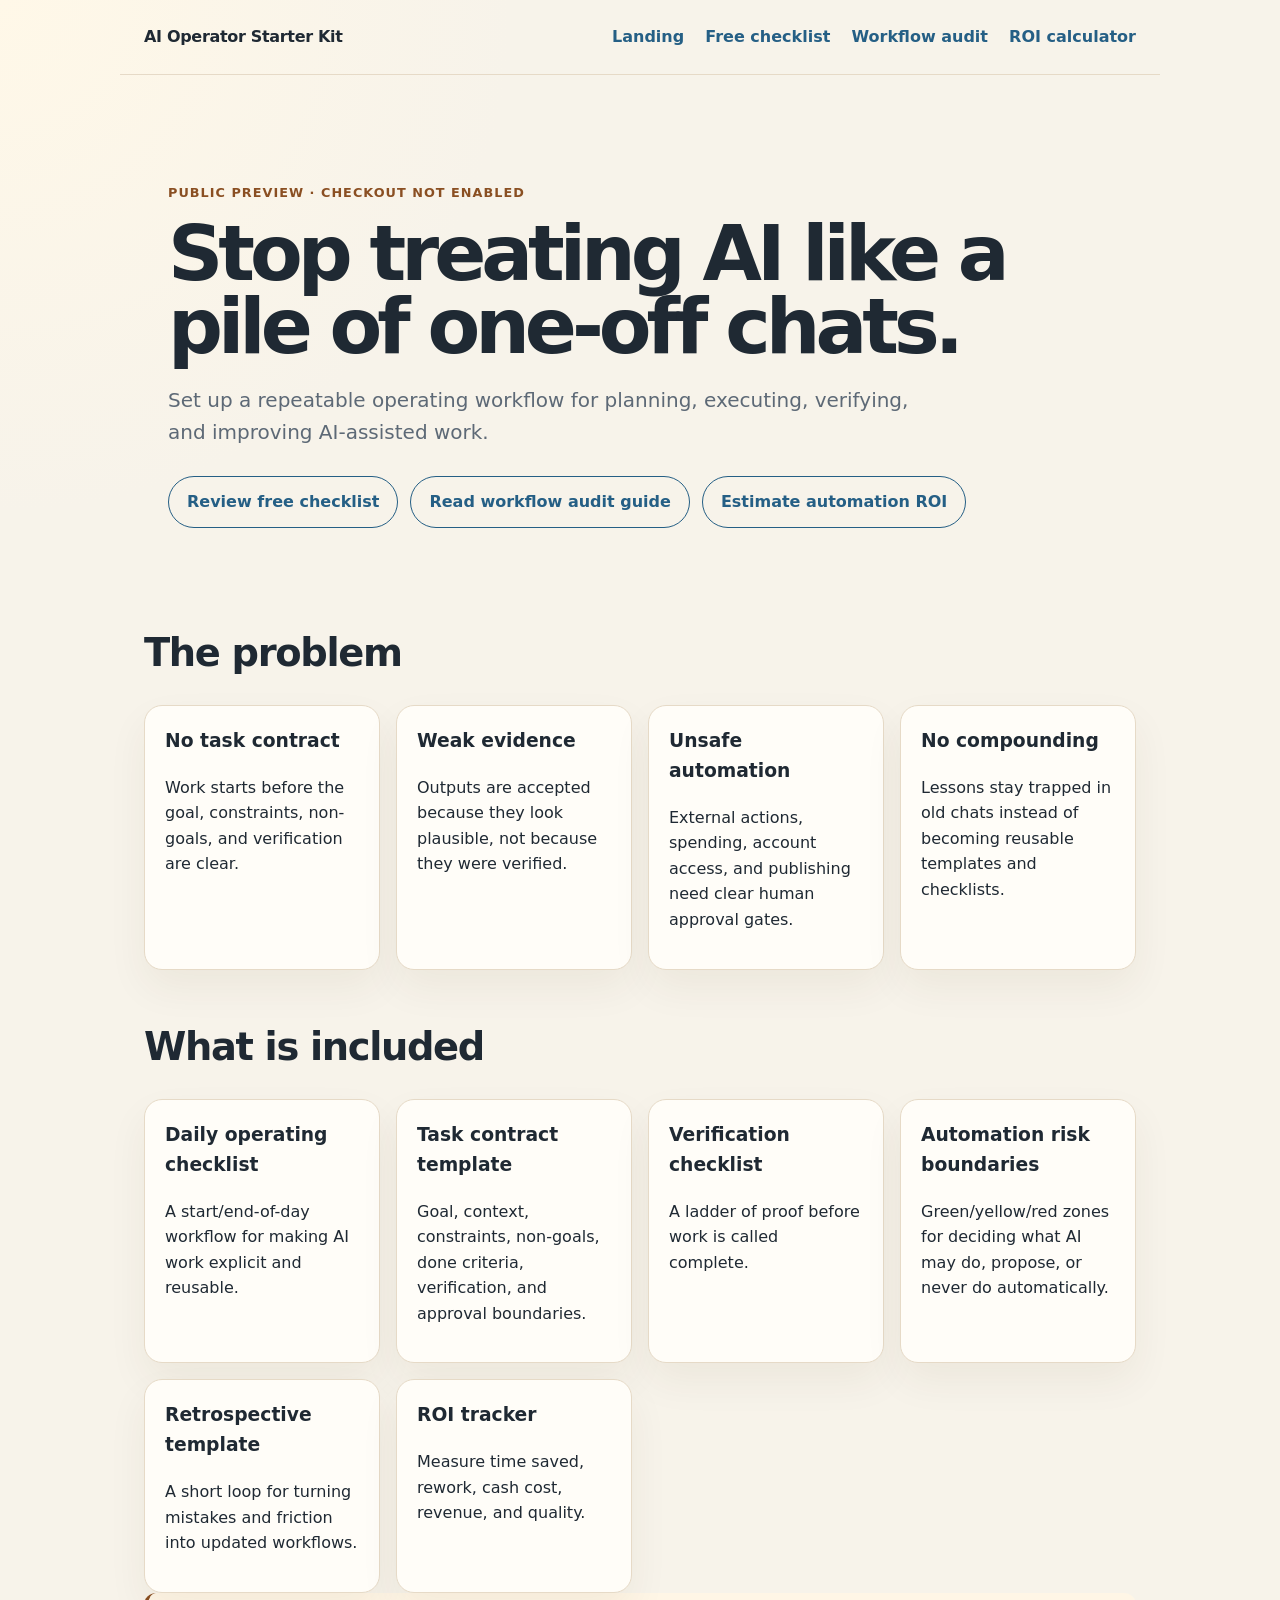
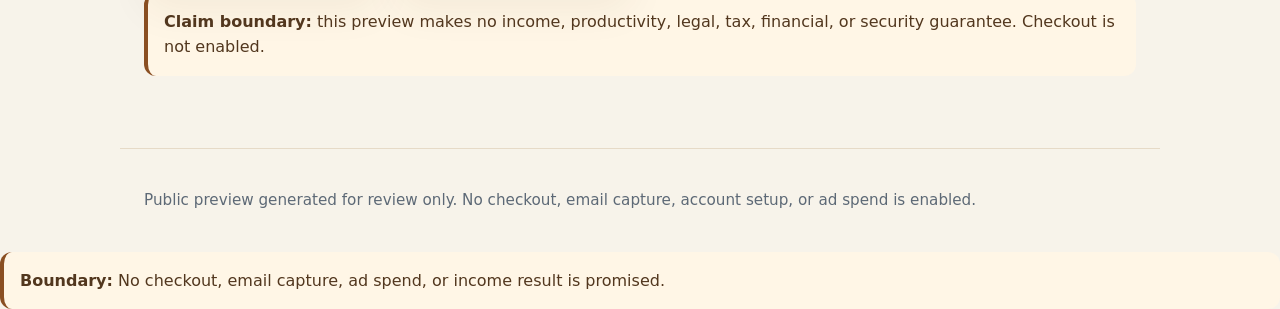
<file: index.html>
<!doctype html>
<html lang="en">
<head>
  <meta charset="utf-8">
  <meta name="viewport" content="width=device-width, initial-scale=1">
  <title>AI Operator Starter Kit — Public Preview</title>
  <meta name="description" content="A practical Markdown kit for planning, verifying, and improving AI-assisted work.">
  <link rel="icon" href="favicon.svg" type="image/svg+xml">
  <link rel="stylesheet" href="styles.css">
  <link rel="canonical" href="https://yangshu2087.github.io/five-dollar-engine-public-preview/">
  <meta property="og:title" content="AI Operator Starter Kit — Public Preview">
  <meta property="og:description" content="A practical checklist-led kit for planning, verifying, and improving AI-assisted work.">
  <meta property="og:type" content="website">
  <meta property="og:url" content="https://yangshu2087.github.io/five-dollar-engine-public-preview/">
  <meta property="og:image" content="https://yangshu2087.github.io/five-dollar-engine-public-preview/assets/social-card-1200x630.png">
  <meta name="twitter:card" content="summary_large_image">
  <meta name="twitter:title" content="AI Operator Starter Kit — Public Preview">
  <meta name="twitter:description" content="A practical checklist-led kit for planning, verifying, and improving AI-assisted work.">
  <meta name="twitter:image" content="https://yangshu2087.github.io/five-dollar-engine-public-preview/assets/social-card-1200x630.png">
</head>
<body>
  <header class="nav">
    <strong>AI Operator Starter Kit</strong>
    <nav aria-label="Preview navigation">
      <a href="index.html">Landing</a>
      <a href="free-checklist.html">Free checklist</a>
      <a href="workflow-audit.html">Workflow audit</a>
      <a href="roi-calculator.html">ROI calculator</a>
    </nav>
  </header>

  <main>
    <section class="hero">
      <p class="eyebrow">Public preview · checkout not enabled</p>
      <h1>Stop treating AI like a pile of one-off chats.</h1>
      <p class="lede">Set up a repeatable operating workflow for planning, executing, verifying, and improving AI-assisted work.</p>
      <div class="cta-row">
        <a class="button secondary" href="free-checklist.html">Review free checklist</a>
        <a class="button secondary" href="workflow-audit.html">Read workflow audit guide</a>
        <a class="button secondary" href="roi-calculator.html">Estimate automation ROI</a>
      </div>
    </section>

    <section>
      <h2>The problem</h2>
      <div class="grid">
        <article class="card"><h3>No task contract</h3><p>Work starts before the goal, constraints, non-goals, and verification are clear.</p></article>
        <article class="card"><h3>Weak evidence</h3><p>Outputs are accepted because they look plausible, not because they were verified.</p></article>
        <article class="card"><h3>Unsafe automation</h3><p>External actions, spending, account access, and publishing need clear human approval gates.</p></article>
        <article class="card"><h3>No compounding</h3><p>Lessons stay trapped in old chats instead of becoming reusable templates and checklists.</p></article>
      </div>
    </section>

    <section>
      <h2>What is included</h2>
      <div class="grid">
        <article class="card"><h3>Daily operating checklist</h3><p>A start/end-of-day workflow for making AI work explicit and reusable.</p></article>
        <article class="card"><h3>Task contract template</h3><p>Goal, context, constraints, non-goals, done criteria, verification, and approval boundaries.</p></article>
        <article class="card"><h3>Verification checklist</h3><p>A ladder of proof before work is called complete.</p></article>
        <article class="card"><h3>Automation risk boundaries</h3><p>Green/yellow/red zones for deciding what AI may do, propose, or never do automatically.</p></article>
        <article class="card"><h3>Retrospective template</h3><p>A short loop for turning mistakes and friction into updated workflows.</p></article>
        <article class="card"><h3>ROI tracker</h3><p>Measure time saved, rework, cash cost, revenue, and quality.</p></article>
      </div>
    </section>

    <section class="notice">
      <strong>Claim boundary:</strong> this preview makes no income, productivity, legal, tax, financial, or security guarantee. Checkout is not enabled.
    </section>
  </main>

  <footer>
    <p>Public preview generated for review only. No checkout, email capture, account setup, or ad spend is enabled.</p>
  </footer>
<section class="notice"><strong>Boundary:</strong> No checkout, email capture, ad spend, or income result is promised.</section>
</body>
</html>
</file>
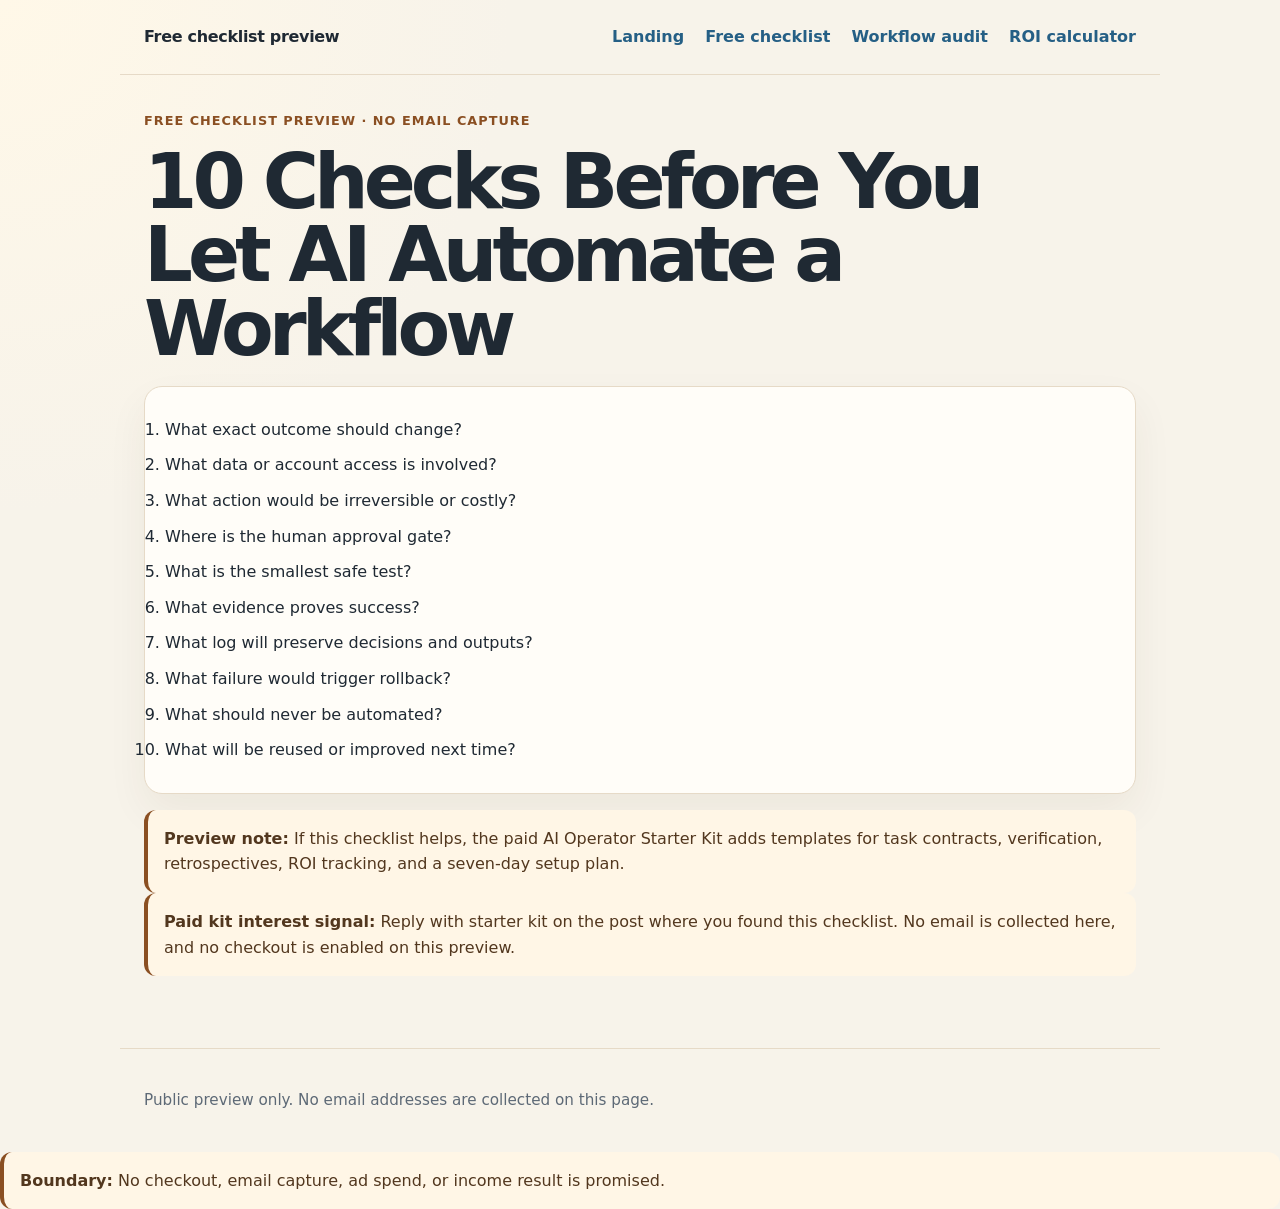
<file: free-checklist.html>
<!doctype html>
<html lang="en">
<head>
  <meta charset="utf-8">
  <meta name="viewport" content="width=device-width, initial-scale=1">
  <title>10 Checks Before You Let AI Automate a Workflow</title>
  <meta name="description" content="Free checklist preview for safe AI automation boundaries.">
  <link rel="icon" href="favicon.svg" type="image/svg+xml">
  <link rel="stylesheet" href="styles.css">
  <link rel="canonical" href="https://yangshu2087.github.io/five-dollar-engine-public-preview/free-checklist.html">
  <meta property="og:title" content="10 Checks Before You Let AI Automate a Workflow">
  <meta property="og:description" content="A free public-preview checklist for safer AI workflow automation boundaries.">
  <meta property="og:type" content="website">
  <meta property="og:url" content="https://yangshu2087.github.io/five-dollar-engine-public-preview/free-checklist.html">
  <meta property="og:image" content="https://yangshu2087.github.io/five-dollar-engine-public-preview/assets/social-card-1200x630.png">
  <meta name="twitter:card" content="summary_large_image">
  <meta name="twitter:title" content="10 Checks Before You Let AI Automate a Workflow">
  <meta name="twitter:description" content="A free public-preview checklist for safer AI workflow automation boundaries.">
  <meta name="twitter:image" content="https://yangshu2087.github.io/five-dollar-engine-public-preview/assets/social-card-1200x630.png">
</head>
<body>
  <header class="nav">
    <strong>Free checklist preview</strong>
    <nav aria-label="Preview navigation">
      <a href="index.html">Landing</a>
      <a href="free-checklist.html">Free checklist</a>
      <a href="workflow-audit.html">Workflow audit</a>
      <a href="roi-calculator.html">ROI calculator</a>
    </nav>
  </header>

  <main>
    <p class="eyebrow">Free checklist preview · no email capture</p>
    <h1>10 Checks Before You Let AI Automate a Workflow</h1>
    <ol class="checklist card">
      <li>What exact outcome should change?</li>
      <li>What data or account access is involved?</li>
      <li>What action would be irreversible or costly?</li>
      <li>Where is the human approval gate?</li>
      <li>What is the smallest safe test?</li>
      <li>What evidence proves success?</li>
      <li>What log will preserve decisions and outputs?</li>
      <li>What failure would trigger rollback?</li>
      <li>What should never be automated?</li>
      <li>What will be reused or improved next time?</li>
    </ol>
    <section class="notice">
      <strong>Preview note:</strong> If this checklist helps, the paid AI Operator Starter Kit adds templates for task contracts, verification, retrospectives, ROI tracking, and a seven-day setup plan.
    </section>
      <section class="notice interest-signal"><strong>Paid kit interest signal:</strong> Reply with starter kit on the post where you found this checklist. No email is collected here, and no checkout is enabled on this preview.</section>
  </main>

  <footer>
    <p>Public preview only. No email addresses are collected on this page.</p>
  </footer>
<section class="notice"><strong>Boundary:</strong> No checkout, email capture, ad spend, or income result is promised.</section>
</body>
</html>
</file>
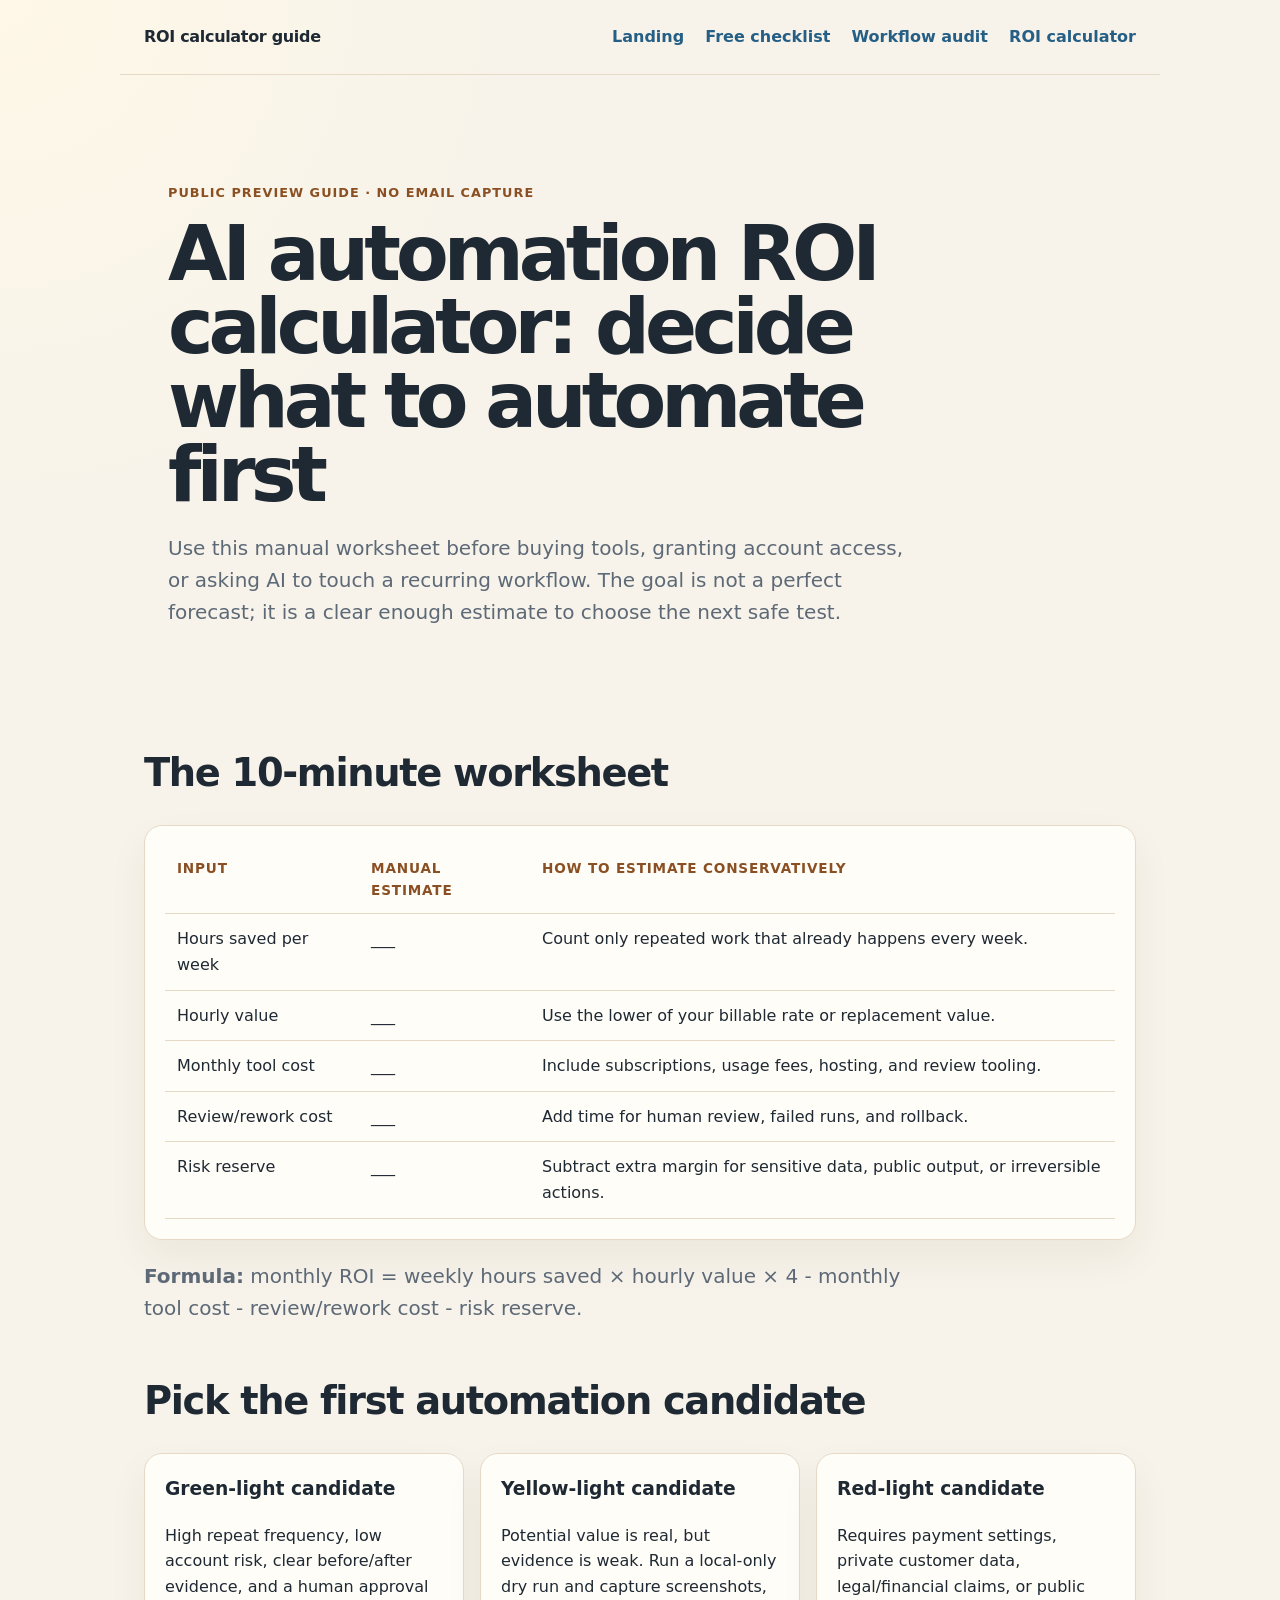
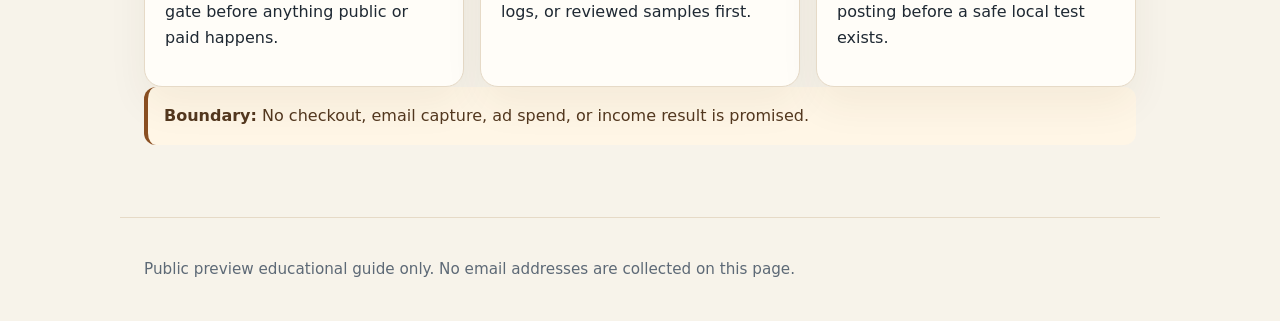
<file: roi-calculator.html>
<!doctype html>
<html lang="en">
<head>
  <meta charset="utf-8">
  <meta name="viewport" content="width=device-width, initial-scale=1">
  <title>AI Automation ROI Calculator — Public Preview Guide</title>
  <meta name="description" content="A manual worksheet for deciding which AI workflow is worth automating first, before spending money or granting risky access.">
  <link rel="icon" href="favicon.svg" type="image/svg+xml">
  <link rel="stylesheet" href="styles.css">
</head>
<body>
  <header class="nav">
    <strong>ROI calculator guide</strong>
    <nav aria-label="Preview navigation">
      <a href="index.html">Landing</a>
      <a href="free-checklist.html">Free checklist</a>
      <a href="workflow-audit.html">Workflow audit</a>
      <a href="roi-calculator.html">ROI calculator</a>
    </nav>
  </header>

  <main>
    <section class="hero">
      <p class="eyebrow">Public preview guide · no email capture</p>
      <h1>AI automation ROI calculator: decide what to automate first</h1>
      <p class="lede">Use this manual worksheet before buying tools, granting account access, or asking AI to touch a recurring workflow. The goal is not a perfect forecast; it is a clear enough estimate to choose the next safe test.</p>
    </section>

    <section>
      <h2>The 10-minute worksheet</h2>
      <div class="table-wrap card">
        <table class="worksheet-table">
          <thead>
            <tr>
              <th>Input</th>
              <th>Manual estimate</th>
              <th>How to estimate conservatively</th>
            </tr>
          </thead>
          <tbody>
            <tr>
              <td>Hours saved per week</td>
              <td>___</td>
              <td>Count only repeated work that already happens every week.</td>
            </tr>
            <tr>
              <td>Hourly value</td>
              <td>___</td>
              <td>Use the lower of your billable rate or replacement value.</td>
            </tr>
            <tr>
              <td>Monthly tool cost</td>
              <td>___</td>
              <td>Include subscriptions, usage fees, hosting, and review tooling.</td>
            </tr>
            <tr>
              <td>Review/rework cost</td>
              <td>___</td>
              <td>Add time for human review, failed runs, and rollback.</td>
            </tr>
            <tr>
              <td>Risk reserve</td>
              <td>___</td>
              <td>Subtract extra margin for sensitive data, public output, or irreversible actions.</td>
            </tr>
          </tbody>
        </table>
      </div>
      <p class="lede"><strong>Formula:</strong> monthly ROI = weekly hours saved × hourly value × 4 - monthly tool cost - review/rework cost - risk reserve.</p>
    </section>

    <section>
      <h2>Pick the first automation candidate</h2>
      <div class="grid">
        <article class="card">
          <h3>Green-light candidate</h3>
          <p>High repeat frequency, low account risk, clear before/after evidence, and a human approval gate before anything public or paid happens.</p>
        </article>
        <article class="card">
          <h3>Yellow-light candidate</h3>
          <p>Potential value is real, but evidence is weak. Run a local-only dry run and capture screenshots, logs, or reviewed samples first.</p>
        </article>
        <article class="card">
          <h3>Red-light candidate</h3>
          <p>Requires payment settings, private customer data, legal/financial claims, or public posting before a safe local test exists.</p>
        </article>
      </div>
    </section>

    <section class="notice">
      <strong>Boundary:</strong> No checkout, email capture, ad spend, or income result is promised.
    </section>
  </main>

  <footer>
    <p>Public preview educational guide only. No email addresses are collected on this page.</p>
  </footer>
</body>
</html>
</file>
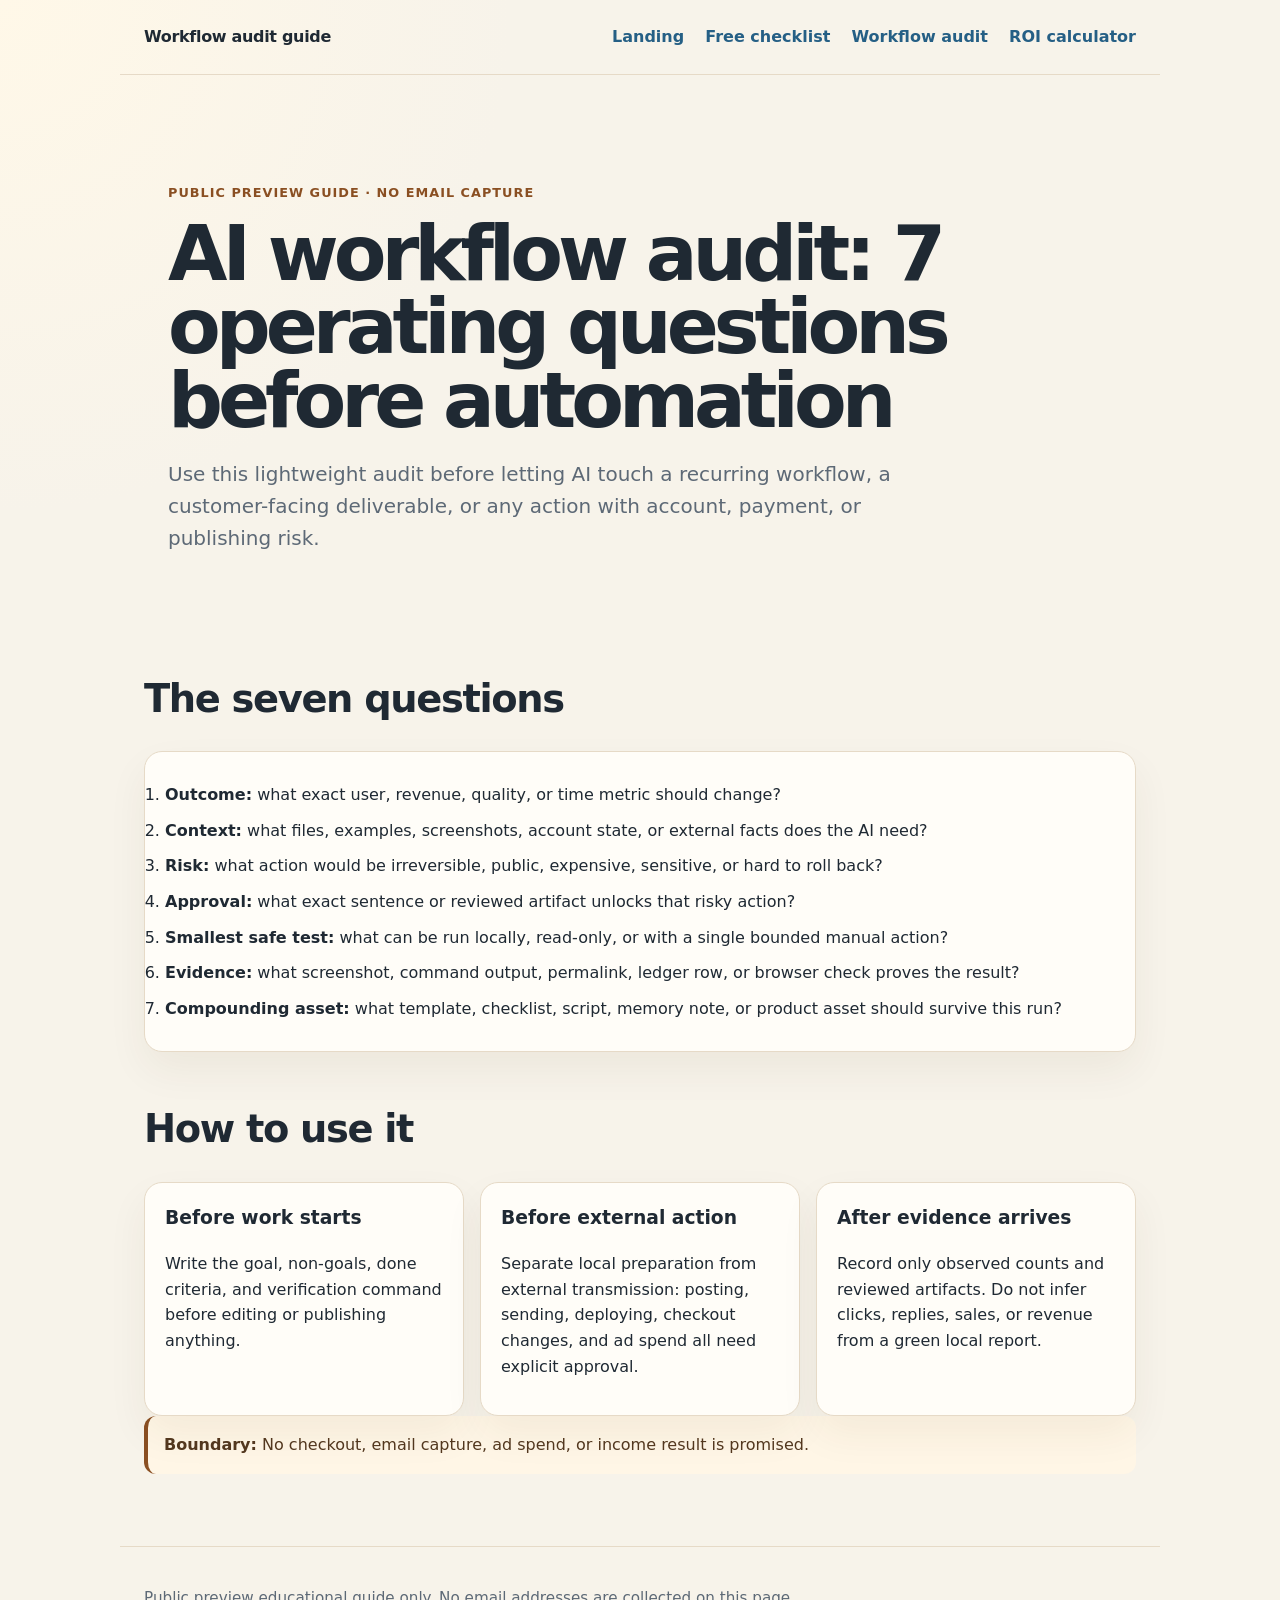
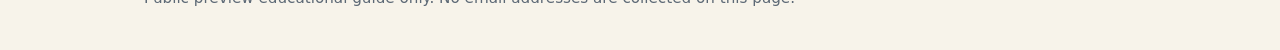
<file: workflow-audit.html>
<!doctype html>
<html lang="en">
<head>
  <meta charset="utf-8">
  <meta name="viewport" content="width=device-width, initial-scale=1">
  <title>AI Workflow Audit — Public Preview Guide</title>
  <meta name="description" content="Seven operating questions for turning AI automation ideas into bounded, evidence-backed workflows.">
  <link rel="icon" href="favicon.svg" type="image/svg+xml">
  <link rel="stylesheet" href="styles.css">
  <link rel="canonical" href="https://yangshu2087.github.io/five-dollar-engine-public-preview/workflow-audit.html">
  <meta property="og:title" content="AI Workflow Audit — Public Preview Guide">
  <meta property="og:description" content="Seven operating questions for turning AI automation ideas into bounded, evidence-backed workflows.">
  <meta property="og:type" content="website">
  <meta property="og:url" content="https://yangshu2087.github.io/five-dollar-engine-public-preview/workflow-audit.html">
  <meta property="og:image" content="https://yangshu2087.github.io/five-dollar-engine-public-preview/assets/social-card-1200x630.png">
  <meta name="twitter:card" content="summary_large_image">
  <meta name="twitter:title" content="AI Workflow Audit — Public Preview Guide">
  <meta name="twitter:description" content="Seven operating questions for turning AI automation ideas into bounded, evidence-backed workflows.">
  <meta name="twitter:image" content="https://yangshu2087.github.io/five-dollar-engine-public-preview/assets/social-card-1200x630.png">
</head>
<body>
  <header class="nav">
    <strong>Workflow audit guide</strong>
    <nav aria-label="Preview navigation">
      <a href="index.html">Landing</a>
      <a href="free-checklist.html">Free checklist</a>
      <a href="workflow-audit.html">Workflow audit</a>
      <a href="roi-calculator.html">ROI calculator</a>
    </nav>
  </header>

  <main>
    <section class="hero">
      <p class="eyebrow">Public preview guide · no email capture</p>
      <h1>AI workflow audit: 7 operating questions before automation</h1>
      <p class="lede">Use this lightweight audit before letting AI touch a recurring workflow, a customer-facing deliverable, or any action with account, payment, or publishing risk.</p>
    </section>

    <section>
      <h2>The seven questions</h2>
      <ol class="checklist card">
        <li><strong>Outcome:</strong> what exact user, revenue, quality, or time metric should change?</li>
        <li><strong>Context:</strong> what files, examples, screenshots, account state, or external facts does the AI need?</li>
        <li><strong>Risk:</strong> what action would be irreversible, public, expensive, sensitive, or hard to roll back?</li>
        <li><strong>Approval:</strong> what exact sentence or reviewed artifact unlocks that risky action?</li>
        <li><strong>Smallest safe test:</strong> what can be run locally, read-only, or with a single bounded manual action?</li>
        <li><strong>Evidence:</strong> what screenshot, command output, permalink, ledger row, or browser check proves the result?</li>
        <li><strong>Compounding asset:</strong> what template, checklist, script, memory note, or product asset should survive this run?</li>
      </ol>
    </section>

    <section>
      <h2>How to use it</h2>
      <div class="grid">
        <article class="card">
          <h3>Before work starts</h3>
          <p>Write the goal, non-goals, done criteria, and verification command before editing or publishing anything.</p>
        </article>
        <article class="card">
          <h3>Before external action</h3>
          <p>Separate local preparation from external transmission: posting, sending, deploying, checkout changes, and ad spend all need explicit approval.</p>
        </article>
        <article class="card">
          <h3>After evidence arrives</h3>
          <p>Record only observed counts and reviewed artifacts. Do not infer clicks, replies, sales, or revenue from a green local report.</p>
        </article>
      </div>
    </section>

    <section class="notice">
      <strong>Boundary:</strong> No checkout, email capture, ad spend, or income result is promised.
    </section>
  </main>

  <footer>
    <p>Public preview educational guide only. No email addresses are collected on this page.</p>
  </footer>
</body>
</html>
</file>
<file: styles.css>
:root {
  color-scheme: light;
  --bg: #f7f3ea;
  --ink: #1f2933;
  --muted: #5d6976;
  --card: #fffdf8;
  --line: #e6dac7;
  --accent: #255f85;
  --accent-2: #8a4f22;
  --ok: #276749;
}

* { box-sizing: border-box; }

body {
  margin: 0;
  font-family: Inter, ui-sans-serif, system-ui, -apple-system, BlinkMacSystemFont, "Segoe UI", sans-serif;
  background: radial-gradient(circle at top left, #fff8e8 0, var(--bg) 32rem);
  color: var(--ink);
  line-height: 1.6;
}

a { color: var(--accent); }

header, main, footer {
  max-width: 1040px;
  margin: 0 auto;
  padding: 24px;
}

.nav {
  display: flex;
  justify-content: space-between;
  gap: 16px;
  align-items: center;
  border-bottom: 1px solid var(--line);
}

.nav strong { letter-spacing: -0.02em; }

.nav a {
  margin-left: 16px;
  text-decoration: none;
  font-weight: 650;
}

.hero {
  padding: 72px 24px 48px;
}

.eyebrow {
  color: var(--accent-2);
  font-weight: 750;
  text-transform: uppercase;
  letter-spacing: 0.08em;
  font-size: 0.8rem;
}

h1 {
  font-size: clamp(2.3rem, 6vw, 5rem);
  line-height: 0.96;
  max-width: 860px;
  letter-spacing: -0.065em;
  margin: 12px 0 20px;
}

h2 {
  font-size: clamp(1.6rem, 3vw, 2.4rem);
  line-height: 1.08;
  letter-spacing: -0.035em;
  margin-top: 56px;
}

.lede {
  font-size: 1.25rem;
  max-width: 760px;
  color: var(--muted);
}

.cta-row {
  display: flex;
  gap: 12px;
  flex-wrap: wrap;
  margin-top: 28px;
}

.button {
  display: inline-flex;
  align-items: center;
  justify-content: center;
  padding: 12px 18px;
  border-radius: 999px;
  text-decoration: none;
  font-weight: 800;
  border: 1px solid var(--accent);
}

.button.primary {
  background: var(--accent);
  color: white;
}

.button.secondary {
  background: transparent;
  color: var(--accent);
}

.grid {
  display: grid;
  grid-template-columns: repeat(auto-fit, minmax(230px, 1fr));
  gap: 16px;
}

.card {
  background: var(--card);
  border: 1px solid var(--line);
  border-radius: 18px;
  padding: 20px;
  box-shadow: 0 18px 40px rgba(76, 55, 24, 0.06);
}

.card h3 { margin-top: 0; }

.notice {
  border-left: 4px solid var(--accent-2);
  background: #fff6e6;
  padding: 16px;
  border-radius: 12px;
  color: #52371e;
}

.checklist li { margin: 10px 0; }

.table-wrap {
  overflow-x: auto;
}

.worksheet-table {
  width: 100%;
  border-collapse: collapse;
  min-width: 680px;
}

.worksheet-table th,
.worksheet-table td {
  text-align: left;
  vertical-align: top;
  border-bottom: 1px solid var(--line);
  padding: 12px;
}

.worksheet-table th {
  color: var(--accent-2);
  font-size: 0.85rem;
  text-transform: uppercase;
  letter-spacing: 0.06em;
}

.price {
  font-size: 2rem;
  font-weight: 850;
  color: var(--ok);
}

footer {
  color: var(--muted);
  border-top: 1px solid var(--line);
  margin-top: 48px;
  font-size: 0.95rem;
}

@media (max-width: 640px) {
  .nav { align-items: flex-start; flex-direction: column; }
  .nav a { margin: 0 12px 0 0; }
  header, main, footer { padding: 18px; }
  .hero { padding-top: 40px; }
}


.faq-list {
  display: grid;
  grid-template-columns: repeat(auto-fit, minmax(260px, 1fr));
  gap: 16px;
}
</file>
